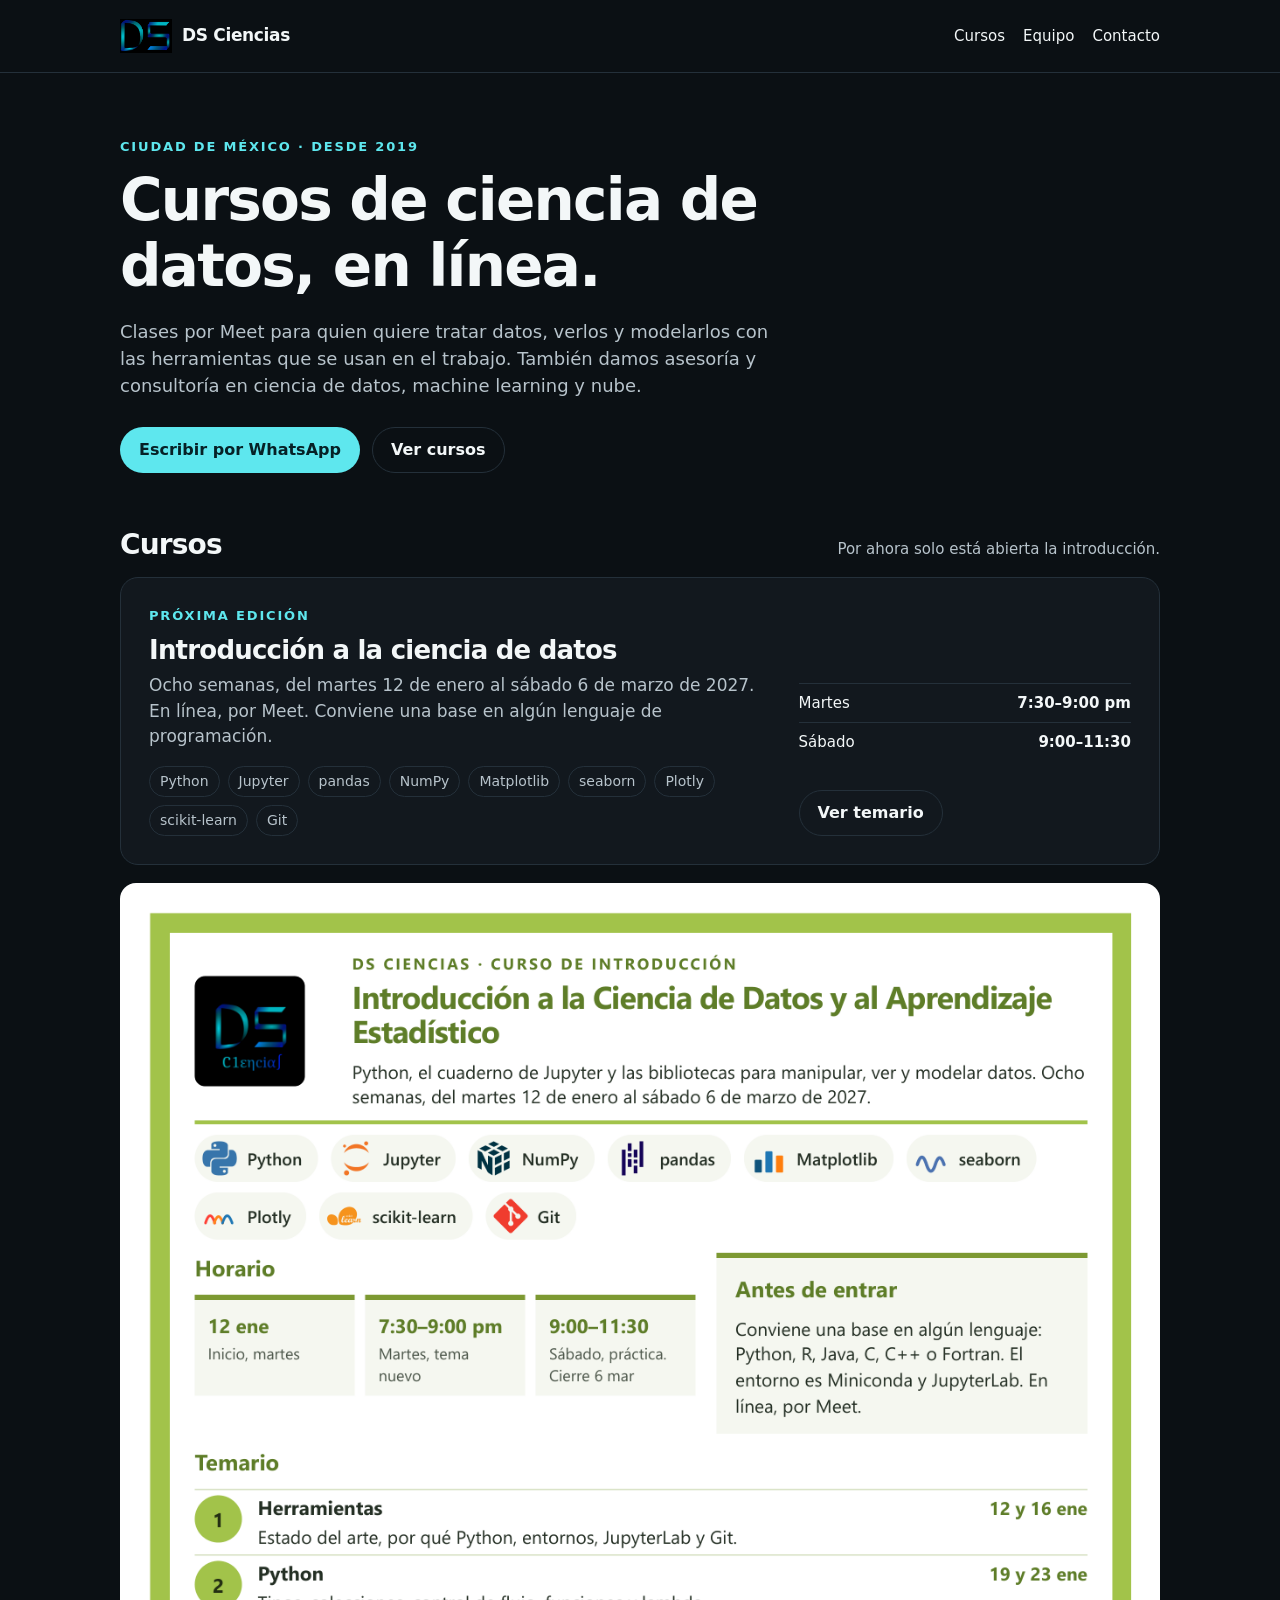
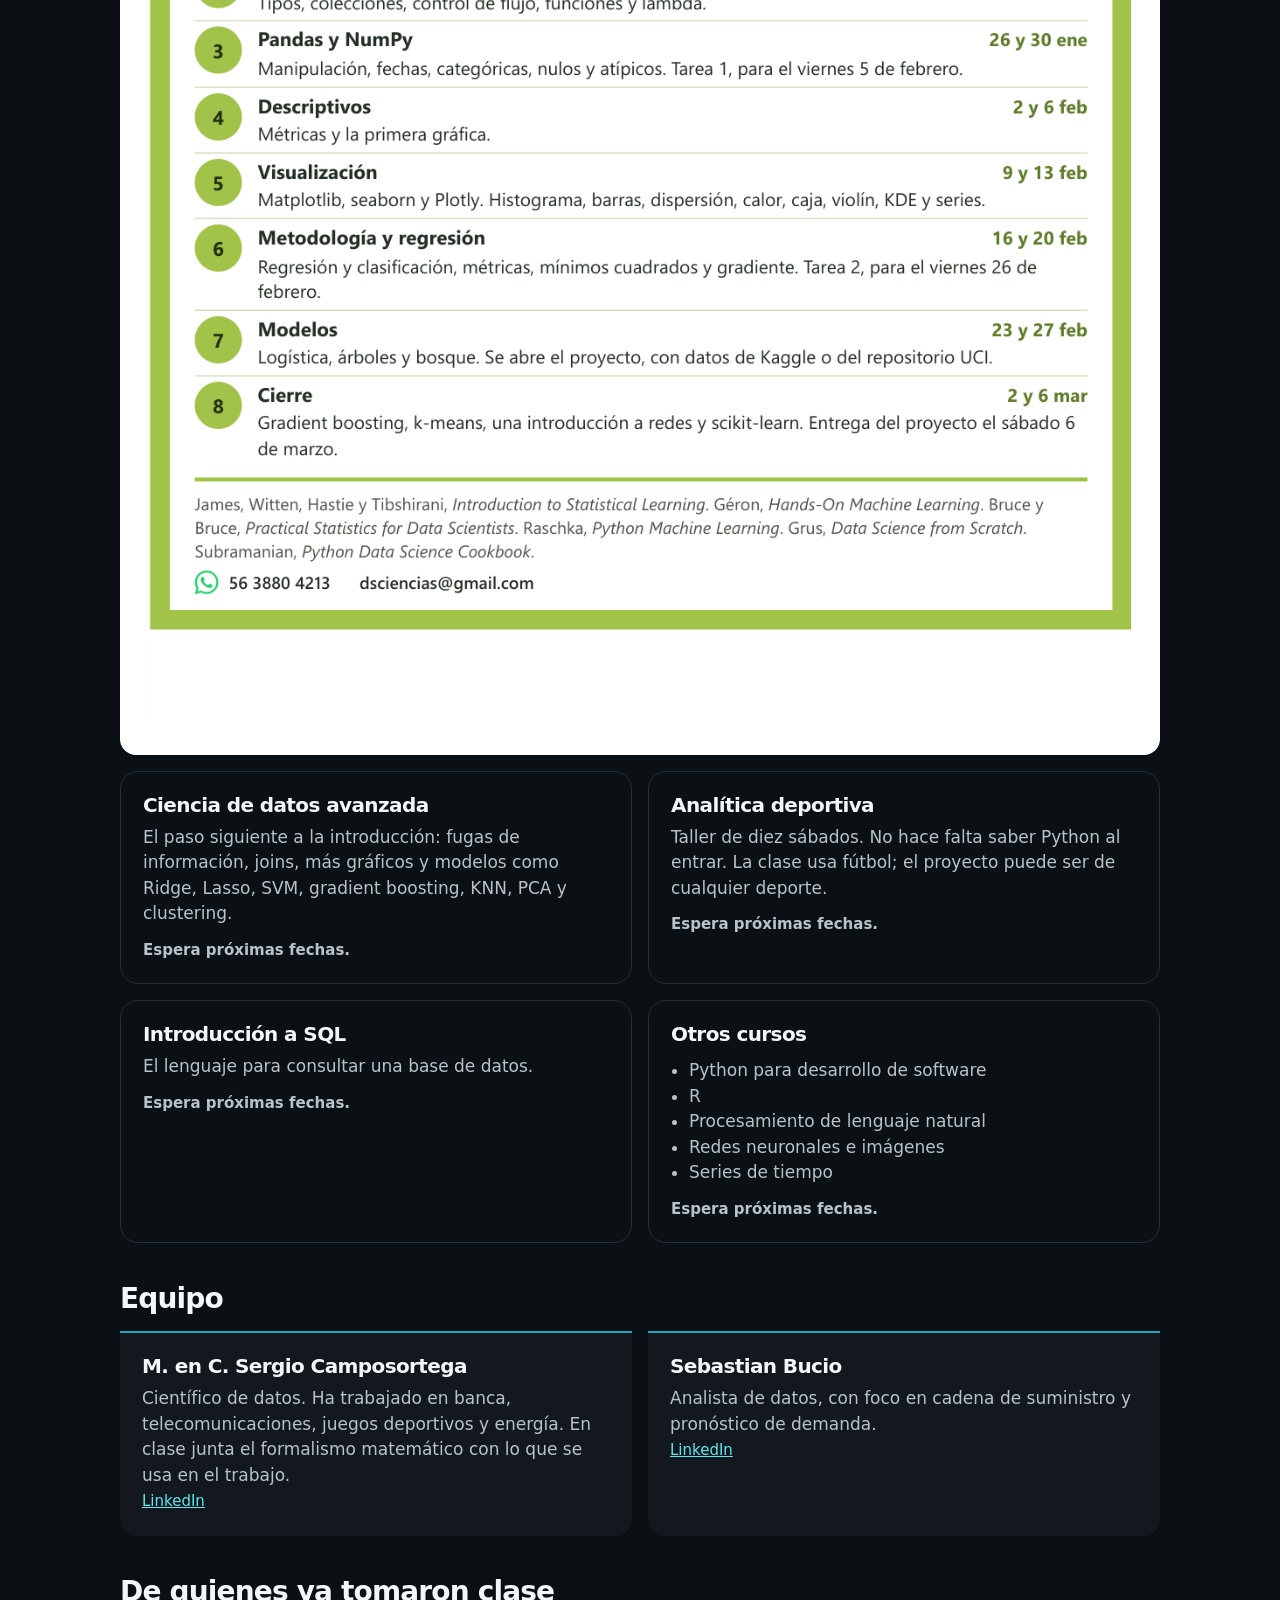
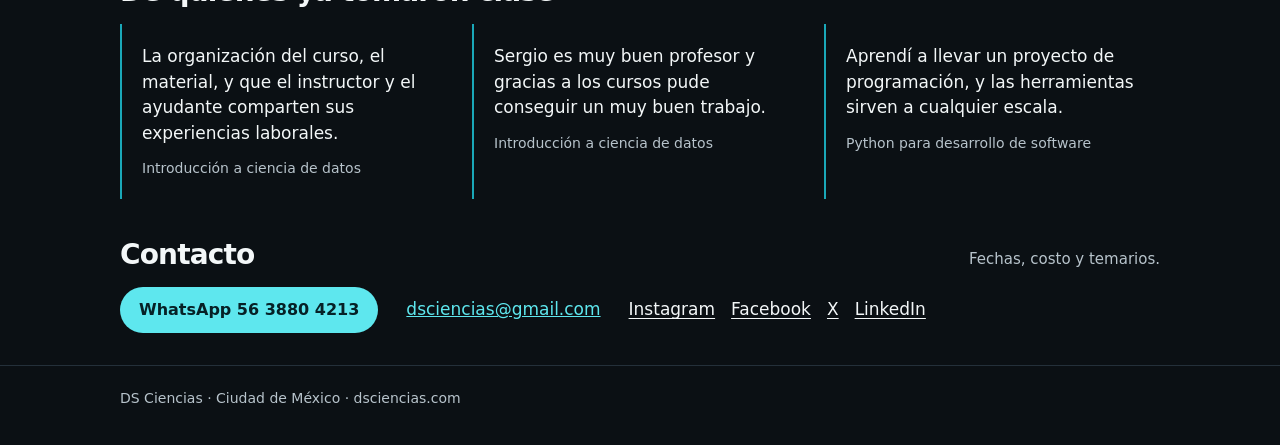
<file: index.html>
<!DOCTYPE html>
<html lang="es">
<head>
  <meta charset="utf-8">
  <meta name="viewport" content="width=device-width, initial-scale=1">
  <title>DS Ciencias — Cursos de ciencia de datos</title>
  <meta name="description" content="Cursos en línea de ciencia de datos, machine learning y analítica. Próxima edición: 12 de enero de 2027. Ciudad de México.">
  <link rel="icon" href="logo.png">
  <link rel="stylesheet" href="estilos.css">
</head>
<body>
  <header class="site-header">
    <div class="wrap">
      <a class="brand" href="index.html">
        <img src="mark.png" alt="" width="53" height="34">
        DS Ciencias
      </a>
      <nav class="nav" aria-label="Secciones">
        <a href="#cursos">Cursos</a>
        <a href="#equipo">Equipo</a>
        <a href="#contacto">Contacto</a>
      </nav>
    </div>
  </header>

  <main>
    <div class="wrap hero">
      <p class="kicker">Ciudad de México · desde 2019</p>
      <h1>Cursos de ciencia de datos, en línea.</h1>
      <p class="lede">Clases por Meet para quien quiere tratar datos, verlos y modelarlos con las herramientas que se usan en el trabajo. También damos asesoría y consultoría en ciencia de datos, machine learning y nube.</p>
      <div class="actions">
        <a class="btn btn-primary" href="https://wa.me/5215638804213?text=Hola%2C%20quiero%20informes%20de%20los%20cursos%20de%20DS%20Ciencias">Escribir por WhatsApp</a>
        <a class="btn btn-ghost" href="#cursos">Ver cursos</a>
      </div>
    </div>

    <section id="cursos">
      <div class="wrap">
        <div class="section-head">
          <h2>Cursos</h2>
          <p class="note">Por ahora solo está abierta la introducción.</p>
        </div>

        <article class="edition">
          <div>
            <p class="kicker">Próxima edición</p>
            <h3>Introducción a la ciencia de datos</h3>
            <p class="meta">Ocho semanas, del martes 12 de enero al sábado 6 de marzo de 2027. En línea, por Meet. Conviene una base en algún lenguaje de programación.</p>
            <ul class="chips">
              <li>Python</li>
              <li>Jupyter</li>
              <li>pandas</li>
              <li>NumPy</li>
              <li>Matplotlib</li>
              <li>seaborn</li>
              <li>Plotly</li>
              <li>scikit-learn</li>
              <li>Git</li>
            </ul>
          </div>
          <div>
            <ul class="when">
              <li><span>Martes</span> <strong>7:30–9:00 pm</strong></li>
              <li><span>Sábado</span> <strong>9:00–11:30</strong></li>
            </ul>
            <div class="actions">
              <a class="btn btn-ghost" href="#syllabus">Ver temario</a>
            </div>
          </div>
        </article>

        <figure class="poster" id="syllabus">
          <img src="syllabus-1.png" alt="Syllabus de Introducción a la Ciencia de Datos y al Aprendizaje Estadístico. Ocho semanas, del 12 de enero al 6 de marzo de 2027. Horario, temario de ocho módulos y contacto.">
        </figure>

        <div class="cards">
          <article class="card">
            <h3>Ciencia de datos avanzada</h3>
            <p>El paso siguiente a la introducción: fugas de información, joins, más gráficos y modelos como Ridge, Lasso, SVM, gradient boosting, KNN, PCA y clustering.</p>
            <p class="espera">Espera próximas fechas.</p>
          </article>
          <article class="card">
            <h3>Analítica deportiva</h3>
            <p>Taller de diez sábados. No hace falta saber Python al entrar. La clase usa fútbol; el proyecto puede ser de cualquier deporte.</p>
            <p class="espera">Espera próximas fechas.</p>
          </article>
          <article class="card">
            <h3>Introducción a SQL</h3>
            <p>El lenguaje para consultar una base de datos.</p>
            <p class="espera">Espera próximas fechas.</p>
          </article>
          <article class="card">
            <h3>Otros cursos</h3>
            <ul>
              <li>Python para desarrollo de software</li>
              <li>R</li>
              <li>Procesamiento de lenguaje natural</li>
              <li>Redes neuronales e imágenes</li>
              <li>Series de tiempo</li>
            </ul>
            <p class="espera">Espera próximas fechas.</p>
          </article>
        </div>
      </div>
    </section>

    <section id="equipo">
      <div class="wrap">
        <div class="section-head">
          <h2>Equipo</h2>
        </div>
        <div class="people">
          <article class="person">
            <h3>M. en C. Sergio Camposortega</h3>
            <p>Científico de datos. Ha trabajado en banca, telecomunicaciones, juegos deportivos y energía. En clase junta el formalismo matemático con lo que se usa en el trabajo.</p>
            <p><a href="https://www.linkedin.com/in/sergio-camposortega-rendon-74776b101/">LinkedIn</a></p>
          </article>
          <article class="person">
            <h3>Sebastian Bucio</h3>
            <p>Analista de datos, con foco en cadena de suministro y pronóstico de demanda.</p>
            <p><a href="https://www.linkedin.com/in/s-bucio-512a03177/">LinkedIn</a></p>
          </article>
        </div>
      </div>
    </section>

    <section aria-labelledby="opiniones-titulo">
      <div class="wrap">
        <div class="section-head">
          <h2 id="opiniones-titulo">De quienes ya tomaron clase</h2>
        </div>
        <div class="quotes">
          <blockquote>
            <p>La organización del curso, el material, y que el instructor y el ayudante comparten sus experiencias laborales.</p>
            <footer>Introducción a ciencia de datos</footer>
          </blockquote>
          <blockquote>
            <p>Sergio es muy buen profesor y gracias a los cursos pude conseguir un muy buen trabajo.</p>
            <footer>Introducción a ciencia de datos</footer>
          </blockquote>
          <blockquote>
            <p>Aprendí a llevar un proyecto de programación, y las herramientas sirven a cualquier escala.</p>
            <footer>Python para desarrollo de software</footer>
          </blockquote>
        </div>
      </div>
    </section>

    <section id="contacto">
      <div class="wrap">
        <div class="section-head">
          <h2>Contacto</h2>
          <p class="note">Fechas, costo y temarios.</p>
        </div>
        <div class="contact">
          <a class="btn btn-primary" href="https://wa.me/5215638804213?text=Hola%2C%20quiero%20informes%20de%20los%20cursos%20de%20DS%20Ciencias">WhatsApp 56 3880 4213</a>
          <a href="mailto:dsciencias@gmail.com">dsciencias@gmail.com</a>
          <ul class="social">
            <li><a href="https://www.instagram.com/dsciencias/">Instagram</a></li>
            <li><a href="https://www.facebook.com/dsciencias/">Facebook</a></li>
            <li><a href="https://twitter.com/CienciasDs">X</a></li>
            <li><a href="https://www.linkedin.com/company/dsciencias">LinkedIn</a></li>
          </ul>
        </div>
      </div>
    </section>
  </main>

  <footer class="site-footer">
    <div class="wrap">
      <p>DS Ciencias · Ciudad de México · dsciencias.com</p>
    </div>
  </footer>
</body>
</html>
</file>
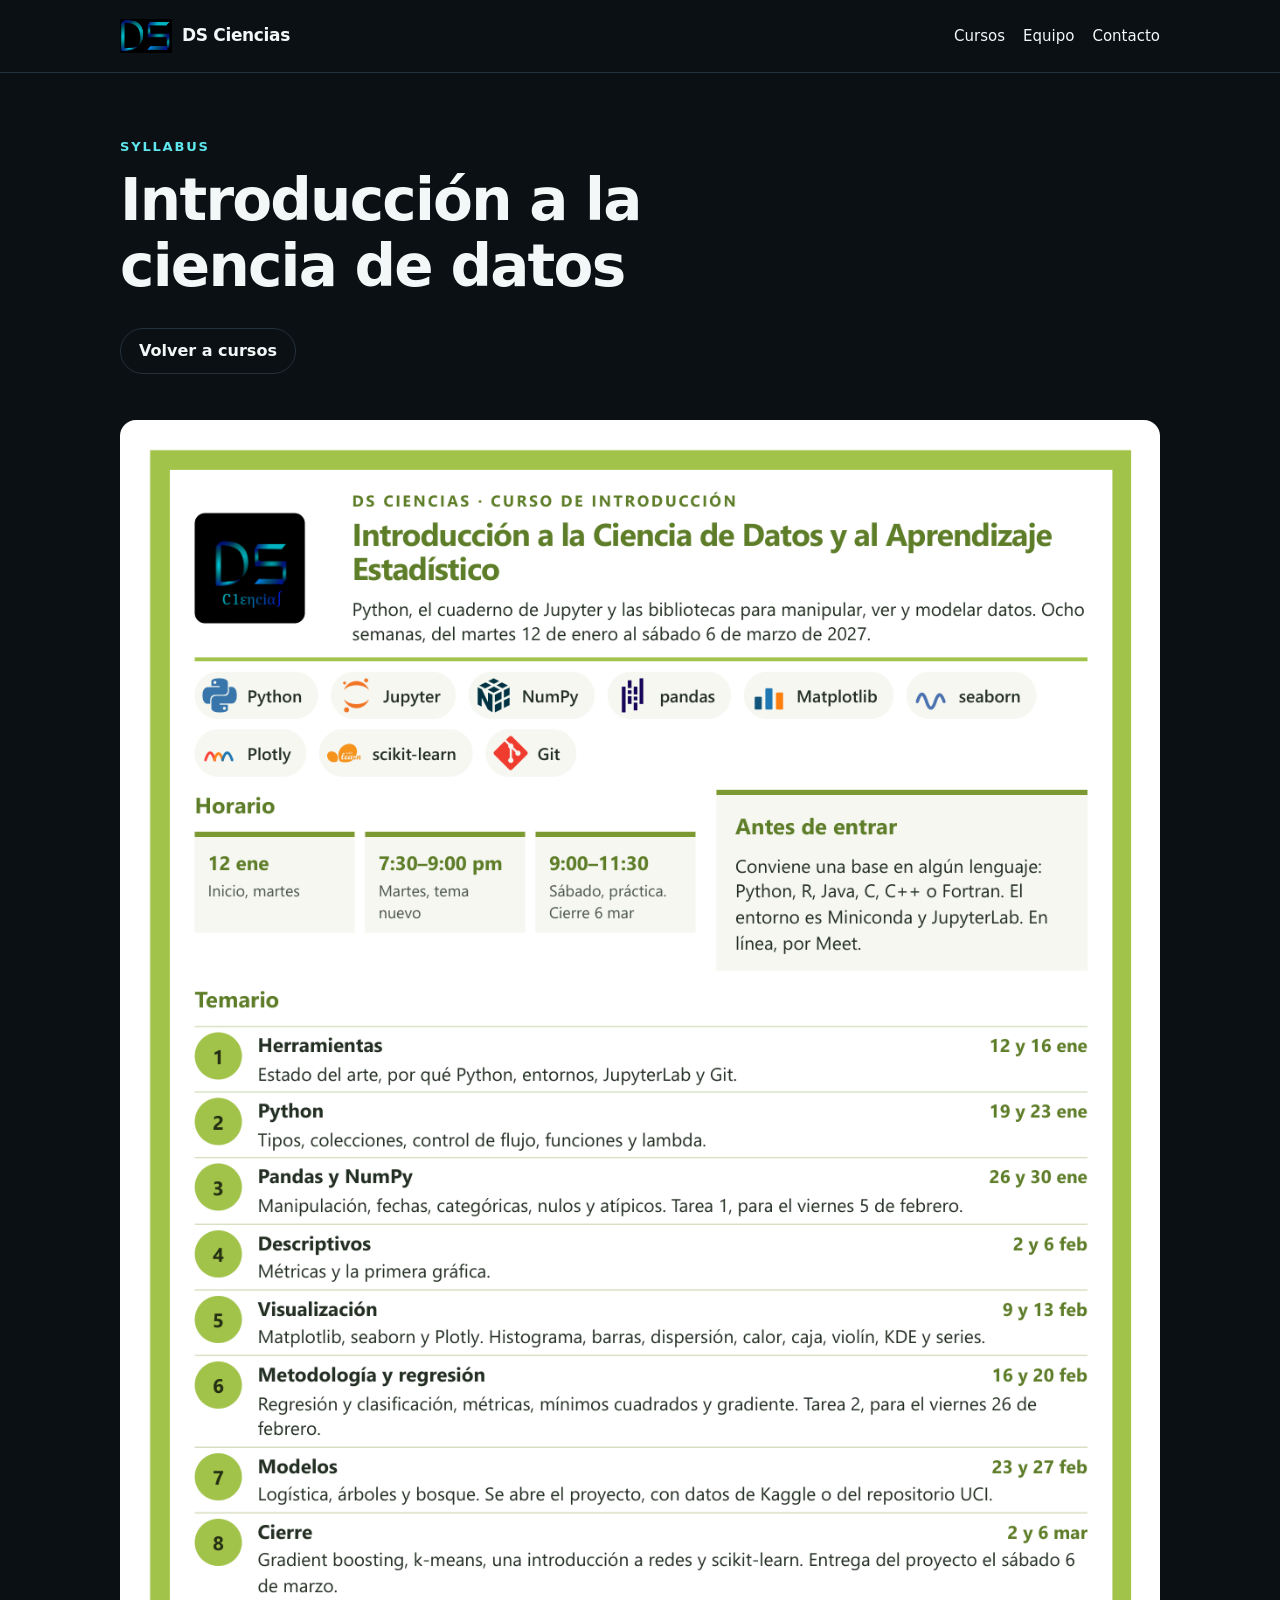
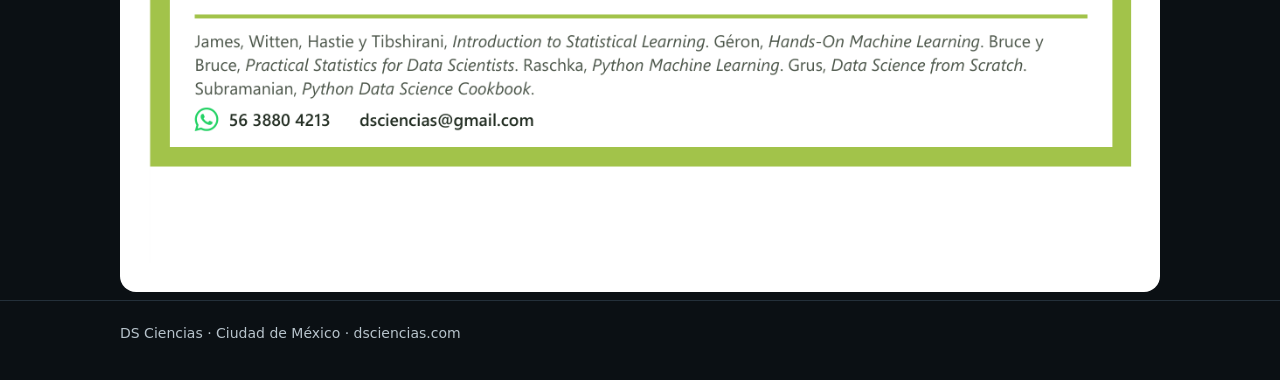
<file: introduccion.html>
<!DOCTYPE html>
<html lang="es">
<head>
  <meta charset="utf-8">
  <meta name="viewport" content="width=device-width, initial-scale=1">
  <title>Syllabus — Introducción a la ciencia de datos · DS Ciencias</title>
  <meta name="description" content="Syllabus de Introducción a la ciencia de datos. Del 12 de enero al 6 de marzo de 2027, en línea por Meet.">
  <link rel="icon" href="logo.png">
  <link rel="stylesheet" href="estilos.css">
</head>
<body>
  <header class="site-header">
    <div class="wrap">
      <a class="brand" href="index.html">
        <img src="mark.png" alt="" width="53" height="34">
        DS Ciencias
      </a>
      <nav class="nav" aria-label="Secciones">
        <a href="index.html#cursos">Cursos</a>
        <a href="index.html#equipo">Equipo</a>
        <a href="index.html#contacto">Contacto</a>
      </nav>
    </div>
  </header>

  <main class="wrap">
    <div class="hero">
      <p class="kicker">Syllabus</p>
      <h1>Introducción a la ciencia de datos</h1>
      <div class="actions">
        <a class="btn btn-ghost" href="index.html#cursos">Volver a cursos</a>
      </div>
    </div>
    <figure class="poster">
      <img src="syllabus-1.png" alt="Syllabus de Introducción a la Ciencia de Datos y al Aprendizaje Estadístico. Ocho semanas, del 12 de enero al 6 de marzo de 2027. Horario, temario de ocho módulos y contacto.">
    </figure>
  </main>

  <footer class="site-footer">
    <div class="wrap">
      <p>DS Ciencias · Ciudad de México · dsciencias.com</p>
    </div>
  </footer>
</body>
</html>
</file>
<file: estilos.css>
:root {
  --bg: #0b1014;
  --bg-raise: #12181e;
  --line: #24303a;
  --text: #f3f7f8;
  --muted: #b7c3cb;
  --cyan: #5ee7ee;
  --cyan-deep: #1aa8b8;
  --ink: #062126;
  --focus: #f3f7f8;
  color-scheme: dark;
}

* { box-sizing: border-box; }

html { scroll-behavior: smooth; }

body {
  margin: 0;
  background:
    radial-gradient(900px 420px at 85% -10%, rgba(26, 168, 184, 0.18), transparent 60%),
    var(--bg);
  color: var(--text);
  font-family: "Segoe UI", "DejaVu Sans", sans-serif;
  font-size: 17px;
  line-height: 1.5;
}

img { max-width: 100%; display: block; }

a { color: var(--cyan); }

a:hover { color: #bff7fa; }

:focus-visible {
  outline: 2px solid var(--focus);
  outline-offset: 3px;
}

.wrap {
  width: min(1040px, calc(100% - 40px));
  margin-inline: auto;
}

.site-header {
  position: sticky;
  top: 0;
  z-index: 2;
  background: #0b1014;
  border-bottom: 1px solid var(--line);
}

.site-header .wrap {
  display: flex;
  align-items: center;
  justify-content: space-between;
  gap: 16px;
  min-height: 72px;
}

.brand {
  display: flex;
  align-items: center;
  gap: 10px;
  color: var(--text);
  text-decoration: none;
  font-weight: 650;
  letter-spacing: -0.02em;
}

.brand img {
  width: auto;
  height: 34px;
  object-fit: contain;
}

.nav {
  display: flex;
  flex-wrap: wrap;
  gap: 8px 18px;
}

.nav a {
  color: var(--text);
  text-decoration: none;
  font-size: 15px;
}

.nav a:hover { color: var(--cyan); }

.hero {
  padding: 64px 0 28px;
}

.kicker {
  margin: 0 0 10px;
  color: var(--cyan);
  font-size: 13px;
  font-weight: 700;
  letter-spacing: 0.14em;
  text-transform: uppercase;
}

h1, h2, h3 { letter-spacing: -0.03em; line-height: 1.15; }

h1 {
  margin: 0;
  max-width: 16ch;
  font-size: clamp(36px, 6vw, 58px);
  font-weight: 650;
}

.lede {
  max-width: 58ch;
  margin: 18px 0 0;
  color: var(--muted);
  font-size: 18px;
}

.actions {
  display: flex;
  flex-wrap: wrap;
  gap: 12px;
  margin-top: 28px;
}

.btn {
  display: inline-flex;
  align-items: center;
  justify-content: center;
  min-height: 46px;
  padding: 10px 18px;
  border-radius: 999px;
  border: 1px solid transparent;
  font-size: 16px;
  font-weight: 650;
  text-decoration: none;
}

.btn-primary {
  background: var(--cyan);
  color: var(--ink);
}

.btn-primary:hover { background: #bff7fa; color: var(--ink); }

.btn-ghost {
  border-color: var(--line);
  color: var(--text);
}

.btn-ghost:hover { border-color: var(--cyan); color: var(--text); }

section { padding: 28px 0 12px; }

.section-head {
  display: flex;
  justify-content: space-between;
  align-items: baseline;
  gap: 16px;
  margin-bottom: 16px;
}

h2 {
  margin: 0;
  font-size: 28px;
}

.note { margin: 0; color: var(--muted); font-size: 15px; }

.edition {
  display: grid;
  gap: 18px 32px;
  padding: 28px;
  background: var(--bg-raise);
  border: 1px solid var(--line);
  border-radius: 18px;
}

@media (min-width: 800px) {
  .edition { grid-template-columns: 1.3fr 0.7fr; align-items: end; }
}

.edition h3 {
  margin: 6px 0 8px;
  font-size: 26px;
}

.meta {
  margin: 0;
  color: var(--muted);
}

.when {
  margin: 0;
  padding: 0;
  list-style: none;
}

.when li {
  display: flex;
  justify-content: space-between;
  gap: 16px;
  padding: 8px 0;
  border-top: 1px solid var(--line);
  font-size: 15px;
}

.when strong { font-weight: 650; }

.chips {
  display: flex;
  flex-wrap: wrap;
  gap: 8px;
  margin: 16px 0 0;
  padding: 0;
  list-style: none;
}

.chips li {
  padding: 4px 10px;
  border: 1px solid var(--line);
  border-radius: 999px;
  color: var(--muted);
  font-size: 14px;
}

.poster {
  margin: 18px 0 8px;
  scroll-margin-top: 88px;
}

.poster img {
  width: 100%;
  height: auto;
  border-radius: 16px;
}

.cards {
  display: grid;
  gap: 16px;
  margin-top: 16px;
}

@media (min-width: 800px) {
  .cards { grid-template-columns: 1fr 1fr; }
}

.card {
  margin: 0;
  padding: 22px;
  background: transparent;
  border: 1px solid var(--line);
  border-radius: 18px;
}

.card h3 { margin: 0 0 8px; font-size: 20px; }

.card p { margin: 0; color: var(--muted); }

.espera {
  color: var(--cyan);
  font-size: 15px;
  font-weight: 650;
}

.card p + .espera,
.card ul + .espera { margin-top: 12px; }

.card ul {
  margin: 12px 0 0;
  padding-left: 18px;
  color: var(--muted);
}

.people {
  display: grid;
  gap: 16px;
}

@media (min-width: 800px) {
  .people { grid-template-columns: 1fr 1fr; }
}

.person {
  padding: 22px;
  border-top: 2px solid var(--cyan-deep);
  background: var(--bg-raise);
  border-radius: 0 0 16px 16px;
}

.person h3 { margin: 0 0 8px; font-size: 20px; }

.person p { margin: 0; color: var(--muted); }

.person a { font-size: 15px; }

.quotes {
  display: grid;
  gap: 16px;
}

@media (min-width: 800px) {
  .quotes { grid-template-columns: 1fr 1fr 1fr; }
}

blockquote {
  margin: 0;
  padding: 20px;
  border-left: 2px solid var(--cyan-deep);
}

blockquote p { margin: 0 0 12px; }

blockquote footer {
  color: var(--muted);
  font-size: 14px;
}

.contact {
  display: flex;
  flex-wrap: wrap;
  gap: 18px 28px;
  align-items: center;
  padding-bottom: 20px;
}

.social {
  display: flex;
  flex-wrap: wrap;
  gap: 10px 16px;
  margin: 0;
  padding: 0;
  list-style: none;
}

.social a { color: var(--text); text-underline-offset: 3px; }

.site-footer {
  padding: 22px 0 36px;
  border-top: 1px solid var(--line);
  color: var(--muted);
  font-size: 14px;
}

.site-footer p { margin: 0; }

.syllabus h1 { max-width: 22ch; font-size: clamp(32px, 5vw, 46px); }

.syllabus table {
  width: 100%;
  border-collapse: collapse;
  margin: 8px 0 8px;
  font-size: 15px;
}

.syllabus th,
.syllabus td {
  padding: 10px 8px;
  border-bottom: 1px solid var(--line);
  text-align: left;
  vertical-align: top;
}

.syllabus th { color: var(--muted); font-weight: 650; }

.modules { margin: 0; padding-left: 20px; }

.modules li { margin: 0 0 10px; }

.modules li span { color: var(--muted); }
</file>
